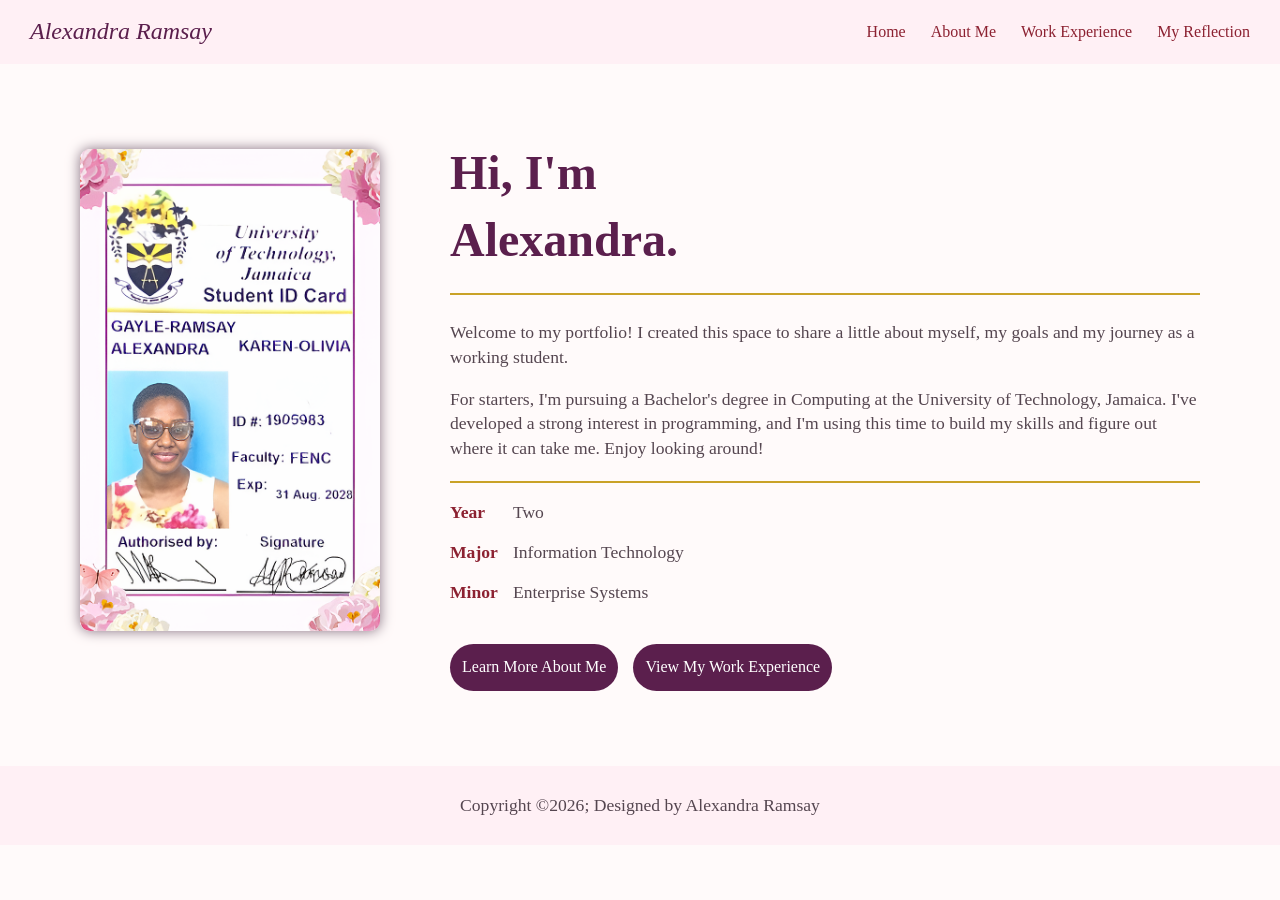
<file: Codes/index.html>
<!DOCTYPE html>
<html lang="en">
<head>
    <meta charset="UTF-8">
    <meta name="viewport" content="width=device-width, initial-scale=1.0">
    <title>Alexandra's World</title>
    <link rel="stylesheet" href="../style.css">
</head>
<body>
    <nav class="navbar">
     <div class="logo">Alexandra Ramsay</div>
     <ul class="navtabs">
        <li><a href ="index.html">Home</a></li>
        <li><a href ="about.html">About Me</a></li>
        <li><a href ="experience.html">Work Experience</a></li>
        <li><a href ="reflection.html">My Reflection</a></li>
     </ul>
    </nav>

<main class="container">
    <div class="profile">
        <a href="mailto:canulu@utech.edu.jm?subject=CIT2011%20Web%20Portfolio%20for%20Alexandra%20Gayle-Ramsay%20-1905983">
            <img class="id" src="../Assets/stud_id.png" alt="Student ID">
        </a>

      <div class="intro">
         <h1>Hi, I'm<br>Alexandra.</h1>
         <p> Welcome to my portfolio! I created this space to share a little about myself, my goals and my journey as a working student.</p>
         <p id="p2">For starters, I'm pursuing a Bachelor's degree in Computing at the University of Technology, Jamaica. I've developed a strong interest in programming, and I'm using this time to build my skills and figure out where it can take me. Enjoy looking around!</p>
           <div class="course_info">   
              <div class="name">Year</div>
              <div class="value">Two</div>
              <div class="name">Major</div>
              <div class="value">Information Technology</div>
              <div class="name">Minor</div>
              <div class="value">Enterprise Systems</div>
           </div>

           <div class="button-box">  
                <a href="../Codes/about.html" class="button">Learn More About Me</a>

                <a href="../Codes/experience.html" class="button">View My Work Experience</a>
            </div>
      </div>
      
    </div>


</main>

<footer>
    <div class="footer_bottom">
        <p>Copyright &copy;2026; Designed by <span class="designer">Alexandra Ramsay</span></p>
    </div>
</footer>

</body>
</html>
</file>
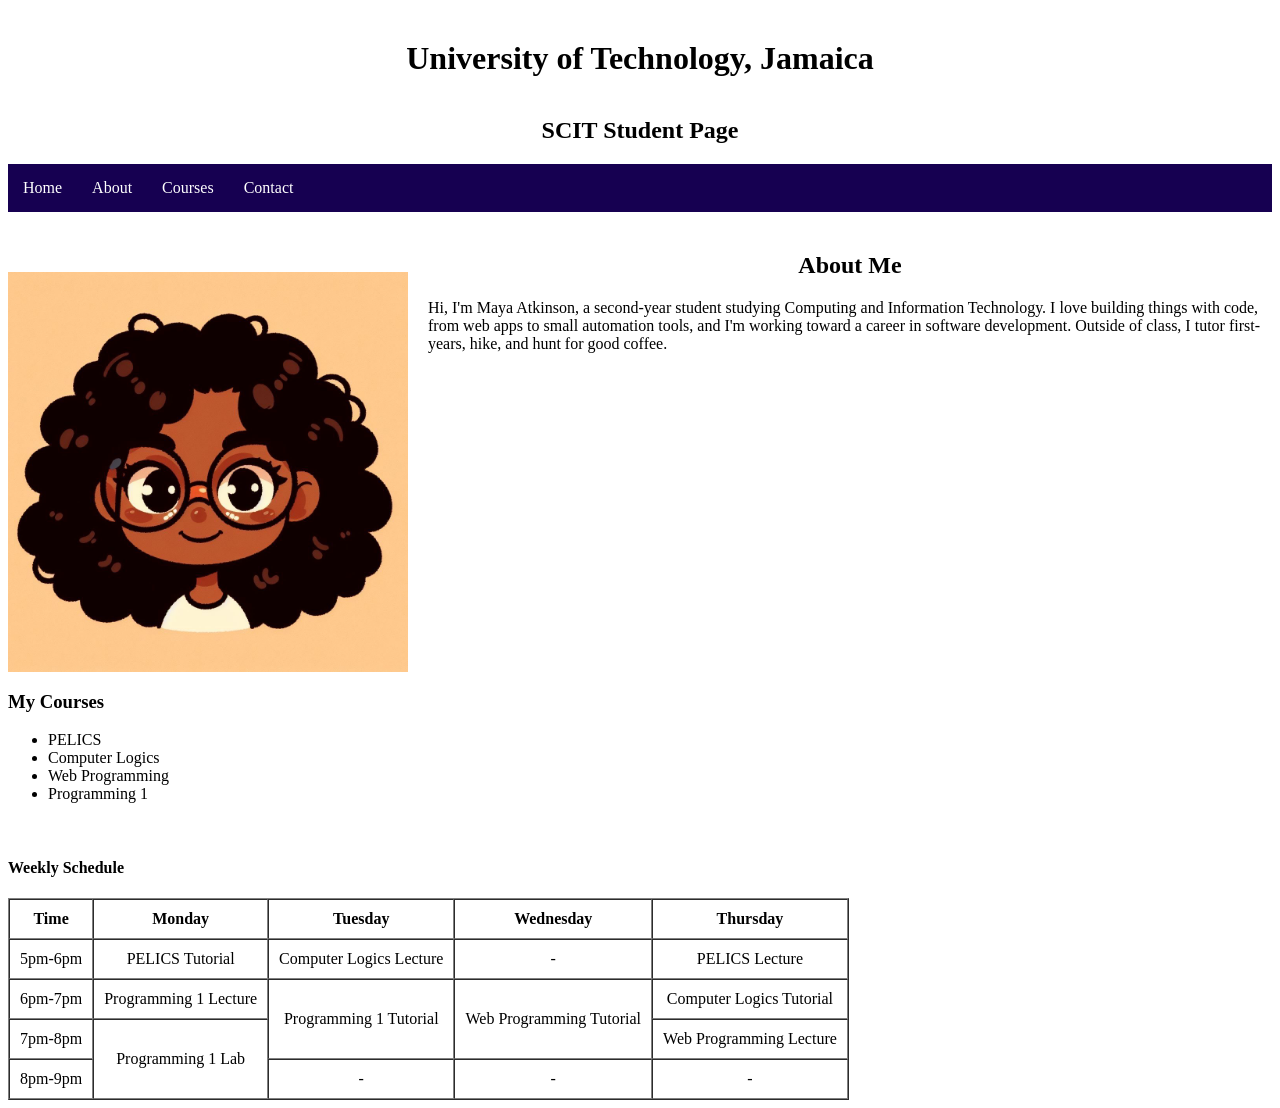
<file: Assets/Practice_Web_Page.html>
<!DOCTYPE html>
<html lang="en">

<head>
    <meta charset="UTF-8">
    <meta name="viewport" content="width=device-width, initial-scale=1.0">
    <title>SCIT Student Page</title>

  <style>
    h1,
    h2 {
        text-align: center;
        margin-top: 40px;
    }

    .navbar ul {
        list-style-type: none;
        background-color: #160051;
        ;
        padding: 0px;
        margin: 0px;
        overflow: hidden;
    }

    .navbar a {
        color: white;
        text-decoration: none;
        padding: 15px;
        display: block;
        text-align: center;
    }

    .navbar a:hover {
        background-color: #5d6c89;

    }

    .navbar li {
        float: left;
    }
    img {
      width: 100%;
      max-width: 400px;
      height: auto;
      margin-top: 20px; 
      margin-right: 20px;
      float:left;
    }
    
    .table {text-align: center;
    }
  </style>
</head>
<body>
    <h1>University of Technology, Jamaica</h1>
    <h2>SCIT Student Page</h2>

    <nav class="navbar">
        <ul>
            <li><a href="">Home</a></li>
            <li><a href="">About</a></li>
            <li><a href="">Courses</a></li>
            <li><a href="">Contact</a></li>
        </ul>
    </nav>
      <div class="wrapper">
        <img src="img_student.jpg" alt="University Student" width="350" height="600">
        <div class="profile-text">
          <h2>About Me</h2>
          <p>Hi, I'm Maya Atkinson, a second-year student studying Computing and Information Technology. I love building things with code, from web apps to small automation tools, and I'm working toward a career in software development. Outside of class, I tutor first-years, hike, and hunt for good coffee.</p>
        </div>

        <div style="clear: both;"></div>

        <h3>My Courses</h3>

        <ul>
            <li>PELICS</li>
            <li>Computer Logics</li>
            <li>Web Programming</li>
            <li>Programming 1</li>
        </ul>
        <br>
        
        <h4> Weekly Schedule</h4>
        <table class="table" border="1" cellspacing= "0" cellpadding= "10">
            <tr>
                <th>Time</th>
                <th>Monday</th>
                <th>Tuesday</th>
                <th>Wednesday</th>
                <th>Thursday</th>
            </tr>
            <tr>
                <td>5pm-6pm</td>
                <td>PELICS Tutorial</td>
                <td>Computer Logics Lecture</td>
                <td>-</td>
                <td>PELICS Lecture</td>
            </tr>
            <tr>
                <td>6pm-7pm</td>
                <td>Programming 1 Lecture</td>
                <td rowspan="2">Programming 1 Tutorial</td>
                <td rowspan="2">Web Programming Tutorial</td>
                <td>Computer Logics Tutorial</td>
            </tr>
            
            <tr>
                <td>7pm-8pm</td>
                <td rowspan="2">Programming 1 Lab</td>
                <td>Web Programming Lecture</td>
            </tr>
            
            <tr>
                <td>8pm-9pm</td>
                <td>-</td>
                <td>-</td>
                <td>-</td>
            </tr>
        </table>
</body>

</html>
</file>
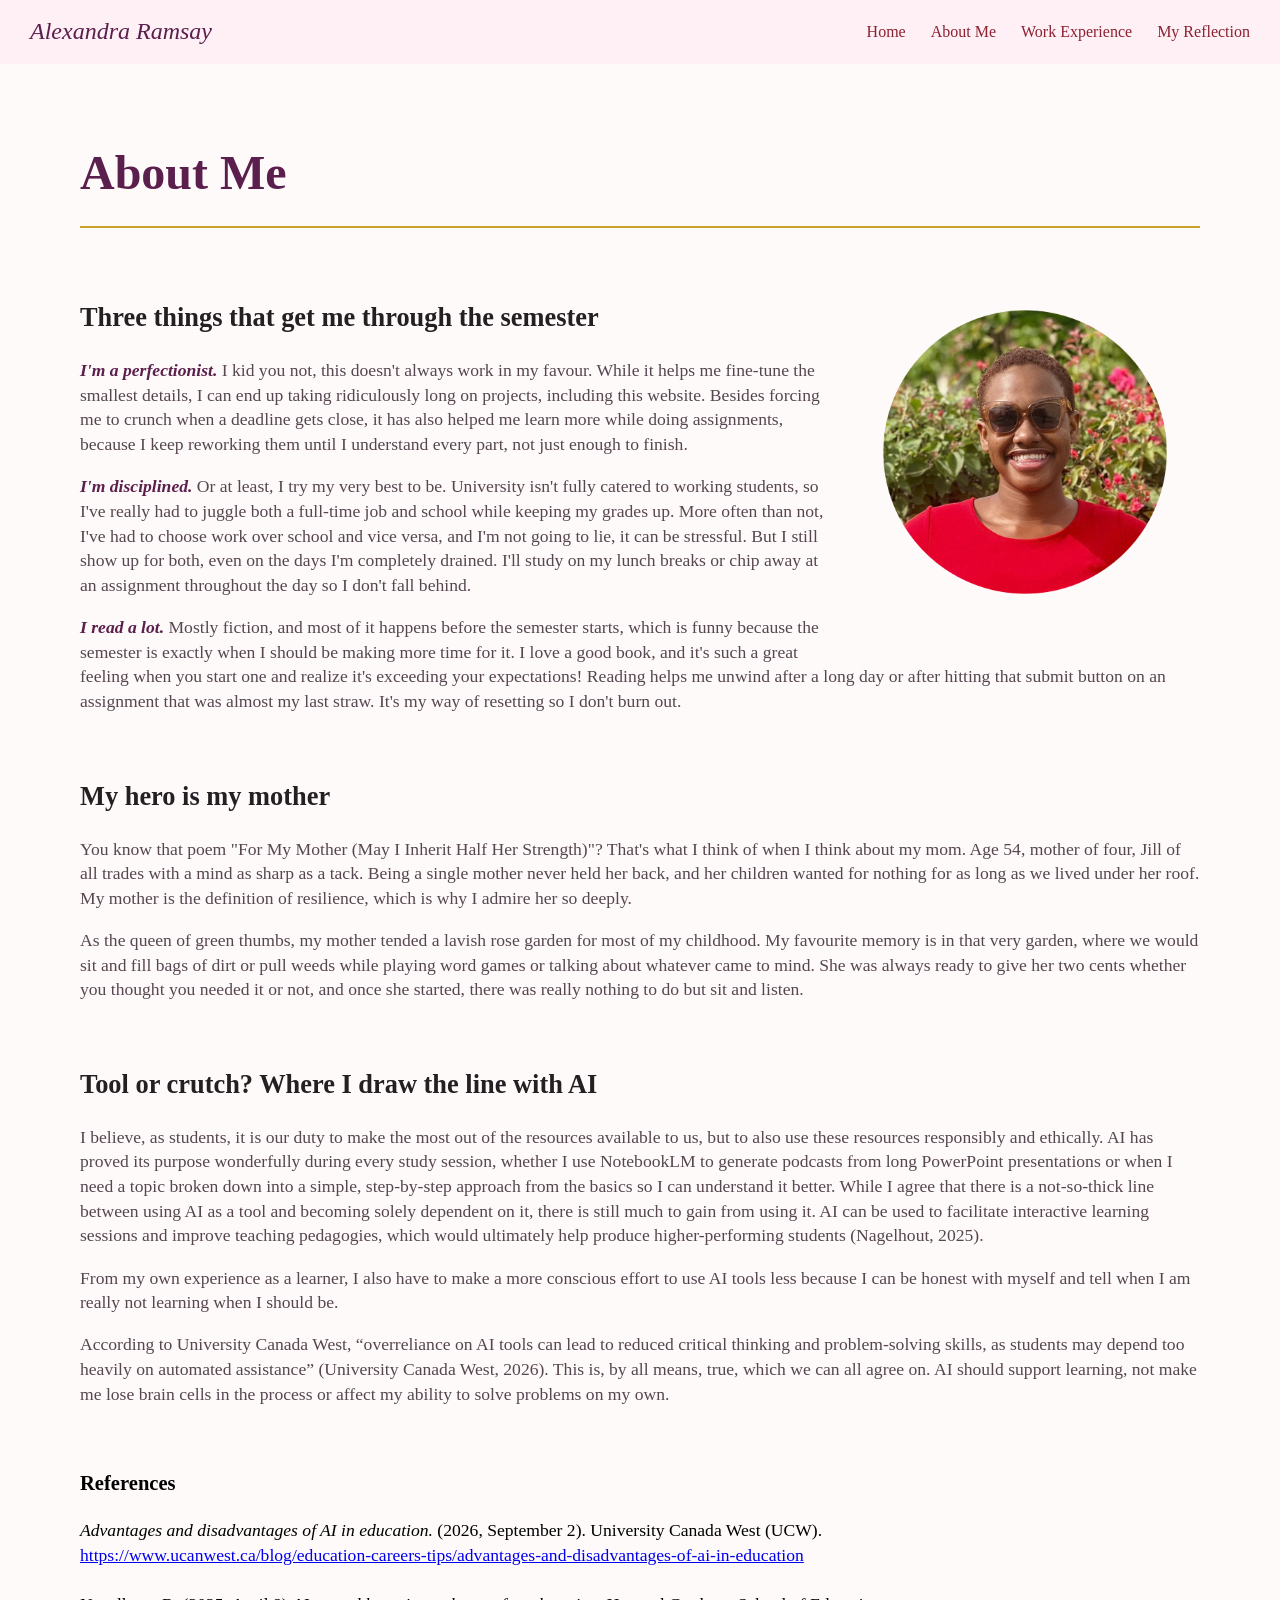
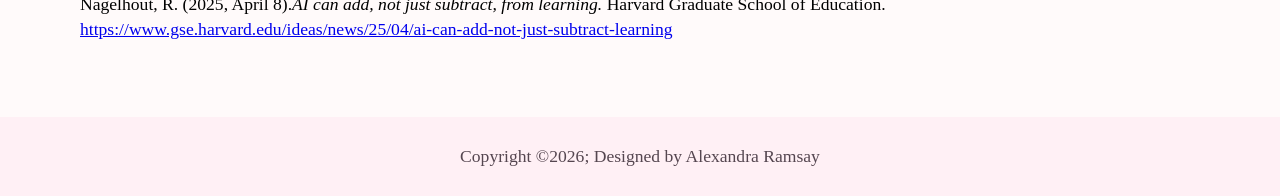
<file: Codes/about.html>
<!DOCTYPE html>
<html lang="en">
<head>
    <meta charset="UTF-8">
    <meta name="viewport" content="width=device-width, initial-scale=1.0">
    <title>About Me</title>
    <link rel="stylesheet" href="../style.css">
</head>
<body>
    <nav class="navbar">
     <div class="logo">Alexandra Ramsay</div>
     <ul class="navtabs">
        <li><a href ="index.html">Home</a></li>
        <li><a href ="about.html">About Me</a></li>
        <li><a href ="experience.html">Work Experience</a></li>
        <li><a href ="reflection.html">My Reflection</a></li>
     </ul>
    </nav>
    
<main class="container">
    
    <h1 class="about-title">About Me</h1>
    <br>
    <img class="about-pic" src="../Assets/profile_pic.png" alt="Student Profile">

<section>
    <h2>Three things that get me through the semester</h2>

    <p>
      <span class="trait">I'm a perfectionist.</span>
      I kid you not, this doesn't always work in my favour. While it helps me fine-tune the smallest details, 
      I can end up taking ridiculously long on projects, including this website. 
      Besides forcing me to crunch when a deadline gets close, it has also helped me learn more while doing assignments, 
      because I keep reworking them until I understand every part, not just enough to finish.
    </p>

    <p>
      <span class="trait">I'm disciplined.</span>
      Or at least, I try my very best to be. University isn't fully catered to working students, so I've really had to 
      juggle both a full-time job and school while keeping my grades up. More often than not, I've had to choose work over school 
      and vice versa, and I'm not going to lie, it can be stressful. But I still show up for both, even on the days I'm completely 
      drained. I'll study on my lunch breaks or chip away at an assignment throughout the day so I don't fall behind.
   </p>

   <p>
      <span class="trait">I read a lot.</span>
       Mostly fiction, and most of it happens before the semester starts, which is funny because the semester is exactly when I should 
       be making more time for it. I love a good book, and it's such a great feeling when you start one and realize it's exceeding your 
       expectations! Reading helps me unwind after a long day or after hitting that submit button on an assignment that was almost my last straw.
       It's my way of resetting so I don't burn out.
   </p>
</section>
<br>
<section>
    <h2>My hero is my mother</h2>
    <p>You know that poem "For My Mother (May I Inherit Half Her Strength)"? That's what I think of
       when I think about my mom. Age 54, mother of four, Jill of all trades with a mind as sharp as a tack. Being a single mother never held her back, and 
       her children wanted for nothing for as long as we lived under her roof. My mother is the definition of resilience, which is why I admire her so deeply.
   </p>

    <p>As the queen of green thumbs, my mother tended a lavish rose garden for most of my childhood. My favourite memory is in that very garden, where we
        would sit and fill bags of dirt or pull weeds while playing word games or talking about whatever came to mind. She was always ready to give her two cents
        whether you thought you needed it or not, and once she started, there was really nothing to do but sit and listen.
    </p>
</section>
<br>
<section>
    <h2>Tool or crutch? Where I draw the line with AI</h2>

      <p>
        I believe, as students, it is our duty to make the most out of the resources available to us, but to also use these resources responsibly and ethically. AI has 
        proved its purpose wonderfully during every study session, whether I use NotebookLM to generate podcasts from long PowerPoint presentations or when I need a topic 
        broken down into a simple, step-by-step approach from the basics so I can understand it better. While I agree that there is a not-so-thick line between using AI as 
        a tool and becoming solely dependent on it, there is still much to gain from using it. AI can be used to facilitate interactive learning sessions and improve teaching 
        pedagogies, which would ultimately help produce higher-performing students (Nagelhout, 2025).
      </p>

      <p>
        From my own experience as a learner, I also have to make a more conscious effort to use AI tools less because I can be honest with myself and tell when I am really not 
        learning when I should be.
      </p>

      <p>
        According to University Canada West, “overreliance on AI tools can lead to reduced critical thinking and problem-solving skills, as students may depend too heavily on 
        automated assistance” (University Canada West, 2026). This is, by all means, true, which we can all agree on. AI should support learning, not make me lose brain cells in 
        the process or affect my ability to solve problems on my own.
      </p>
      <br>
</section>

      <div class="refs">
            <p>
                <h3>References</h3>
                <em>Advantages and disadvantages of AI in education.</em> (2026, September 2). University Canada West (UCW).<br>
                <a href="https://www.ucanwest.ca/blog/education-careers-tips/advantages-and-disadvantages-of-ai-in-education">https://www.ucanwest.ca/blog/education-careers-tips/advantages-and-disadvantages-of-ai-in-education
                </a>

                <br>
                <br>

                Nagelhout, R. (2025, April 8).<em>AI can add, not just subtract, from learning.</em> Harvard Graduate School of Education. 
                <a href="https://www.gse.harvard.edu/ideas/news/25/04/ai-can-add-not-just-subtract-learning">https://www.gse.harvard.edu/ideas/news/25/04/ai-can-add-not-just-subtract-learning</a>
        
      
        </div>


</main>

<footer>
    <div class="footer_bottom">
        <p>Copyright &copy;2026; Designed by <span class="designer">Alexandra Ramsay</span></p>
    </div>
</footer>

</body>
</html>
</file>
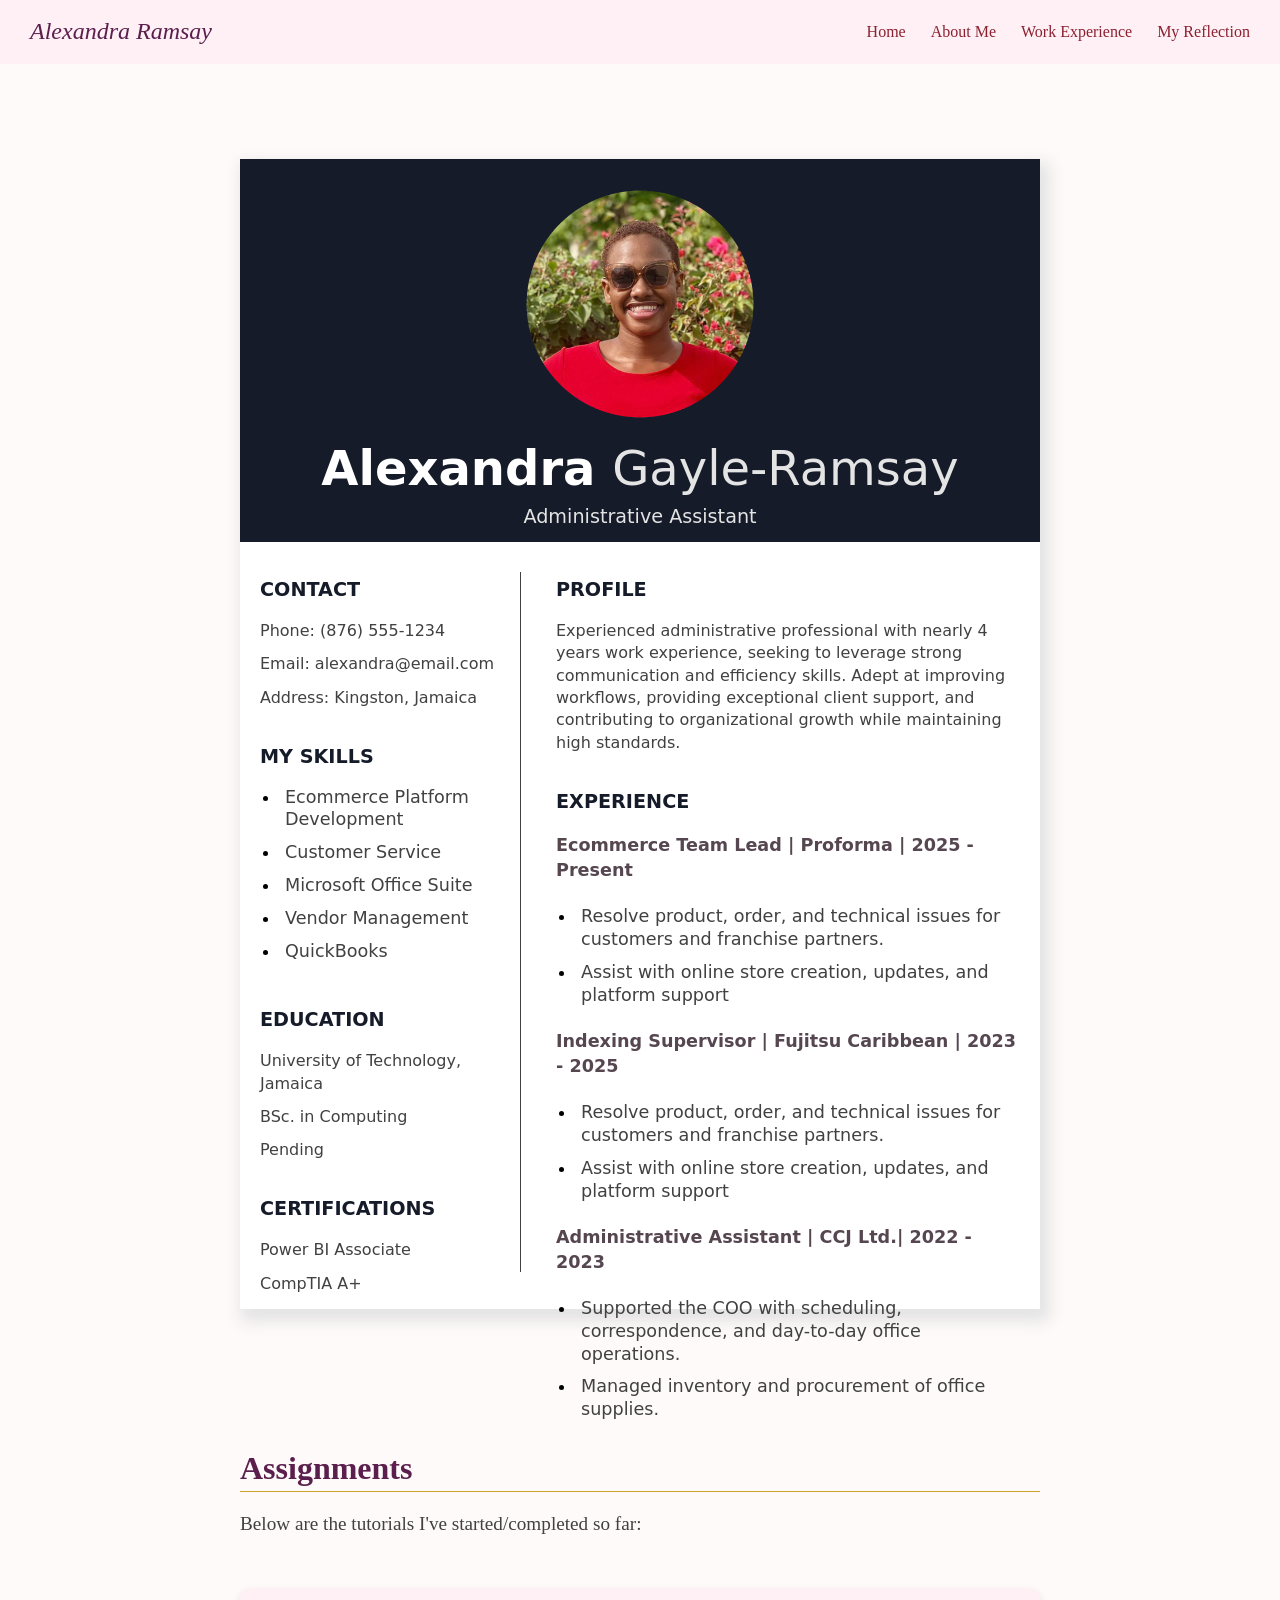
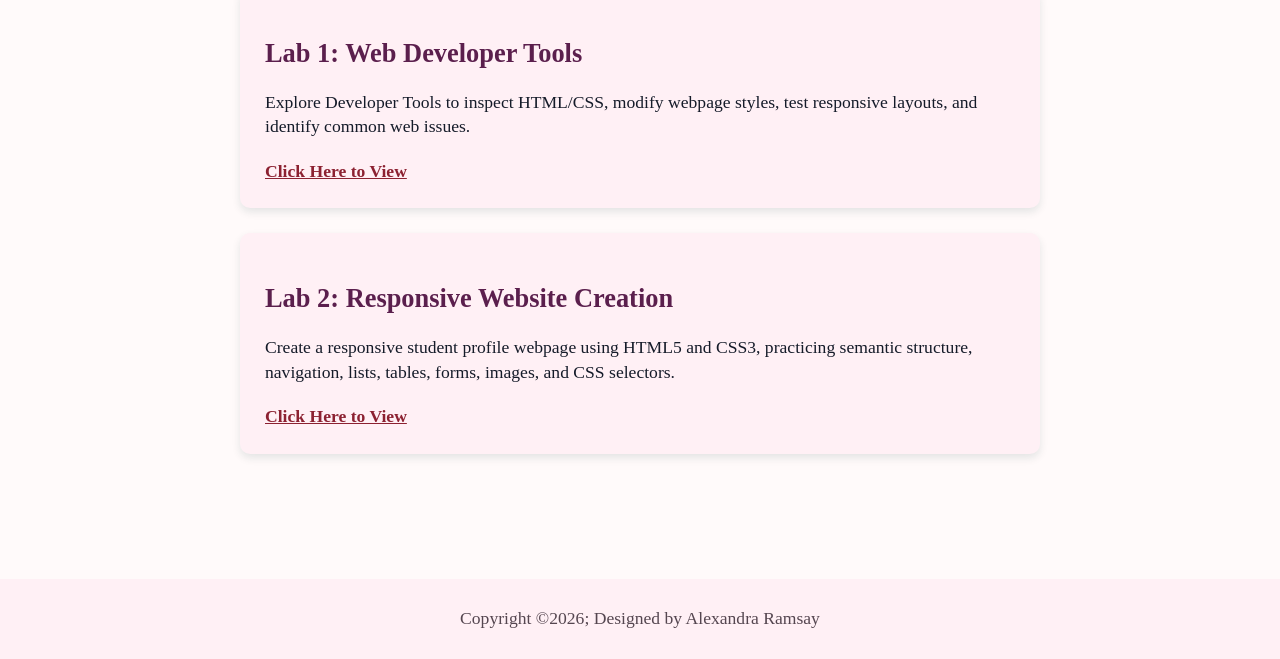
<file: Codes/experience.html>
<!DOCTYPE html>
<html lang="en">
<head>
    <meta charset="UTF-8">
    <meta name="viewport" content="width=device-width, initial-scale=1.0">
    <title>My Work Experience</title>
    <link rel="stylesheet" href="../style.css">
</head>
<body>
    <nav class="navbar">
        <div class="logo">Alexandra Ramsay</div>
        <ul class="navtabs">
            <li><a href="index.html">Home</a></li>
            <li><a href="about.html">About Me</a></li>
            <li><a href="experience.html">Work Experience</a></li>
            <li><a href="reflection.html">My Reflection</a></li>
        </ul>
    </nav>

<main class="container">
    
    <div class="resume_container">
        <div class="header">
            <img src="../Assets/profile_pic.png" class="resume_pic" alt="Profile Picture">
            <p class="p1">Alexandra <span>Gayle-Ramsay</span></p>
            <p class="p2">Administrative Assistant</p>
        </div>

        <div class="column1">
        <div class="content_box">
            <p class="head">Contact</p>
            <p class="p3">Phone: (876) 555-1234</p>
            <p class="p3">Email: alexandra@email.com</p>
            <p class="p3">Address: Kingston, Jamaica</p>
            
            <br>

            <p class="head">My Skills</p>
                <ul class="skills">
                    <li><span>Ecommerce Platform Development</span></li>
                    <li><span>Customer Service</span></li>
                    <li><span>Microsoft Office Suite</span></li>
                    <li><span>Vendor Management</span></li>
                    <li><span>QuickBooks</span></li>
                </ul>
            
            <br>

             <p class="head">Education</p>
            <p class="p3">University of Technology, Jamaica</p>
            <p class="p3">BSc. in Computing</p>
            <p class="p3">Pending</p>
            
            <br>

            <p class="head">Certifications</p>
            <p class="p3">Power BI Associate</p>
            <p class="p3">CompTIA A+</p>

        </div>
        </div>

        <div class="line"></div>

        <div class="column2">
        <div class="content_box">
            <p class="head">Profile</p>
            <p class="p3">
                Experienced administrative professional with nearly 4 years work experience, seeking to leverage 
                strong communication and efficiency skills. Adept at improving workflows, providing exceptional client support, 
                and contributing to organizational growth while maintaining high standards.
            </p>
            
            <br>

            <p class="head">Experience</p>
                    
            <p class="title">Ecommerce Team Lead | Proforma | 2025 - Present</p>

                <ul class="exp">
                    <li><span>Resolve product, order, and technical issues for customers and franchise partners.</span></li>
                    <li><span>Assist with online store creation, updates, and platform support</span></li>
                </ul>

            <p class="title">Indexing Supervisor | Fujitsu Caribbean | 2023 - 2025</p>
                
                <ul class="exp">
                    <li><span>Resolve product, order, and technical issues for customers and franchise partners.</span></li>
                    <li><span>Assist with online store creation, updates, and platform support</span></li>
                </ul>
                    
            <p class="title">Administrative Assistant | CCJ Ltd.| 2022 - 2023</p>
                <ul class="exp">
                    <li><span>Supported the COO with scheduling, correspondence, and day-to-day office operations.</span></li>
                    <li><span>Managed inventory and procurement of office supplies.</span></li>
                </ul>

               
                </div>
            </div>
        </div>

    <div class="projects_section">
    <h2>Assignments</h2>
    <p>Below are the tutorials I've started/completed so far:</p>
    </div>

    <div class="card_container">
        <div class= "card">
            <div class="card_content">
                <h2>Lab 1: Web Developer Tools</h2>
                <p>Explore Developer Tools to inspect HTML/CSS, modify webpage styles, 
                   test responsive layouts, and identify common web issues.
                </p>
                <a href="" class="read_more">Click Here to View</a>
            </div>
        </div>
        <div class= "card">
            <div class="card_content">
                <h2>Lab 2: Responsive Website Creation</h2>
                <p>Create a responsive student profile
                    webpage using HTML5 and CSS3, practicing semantic structure, navigation, lists, tables, forms, images, and CSS selectors.
                 </p>
                 <a href="../Assets/Practice_Web_Page.html" class="read_more">Click Here to View</a>
            </div>

        </div>
    </div>
</main>  

<footer>
    <div class="footer_bottom">
        <p>Copyright &copy;2026; Designed by <span class="designer">Alexandra Ramsay</span></p>
    </div>
</footer>

</body>
</html>
</file>
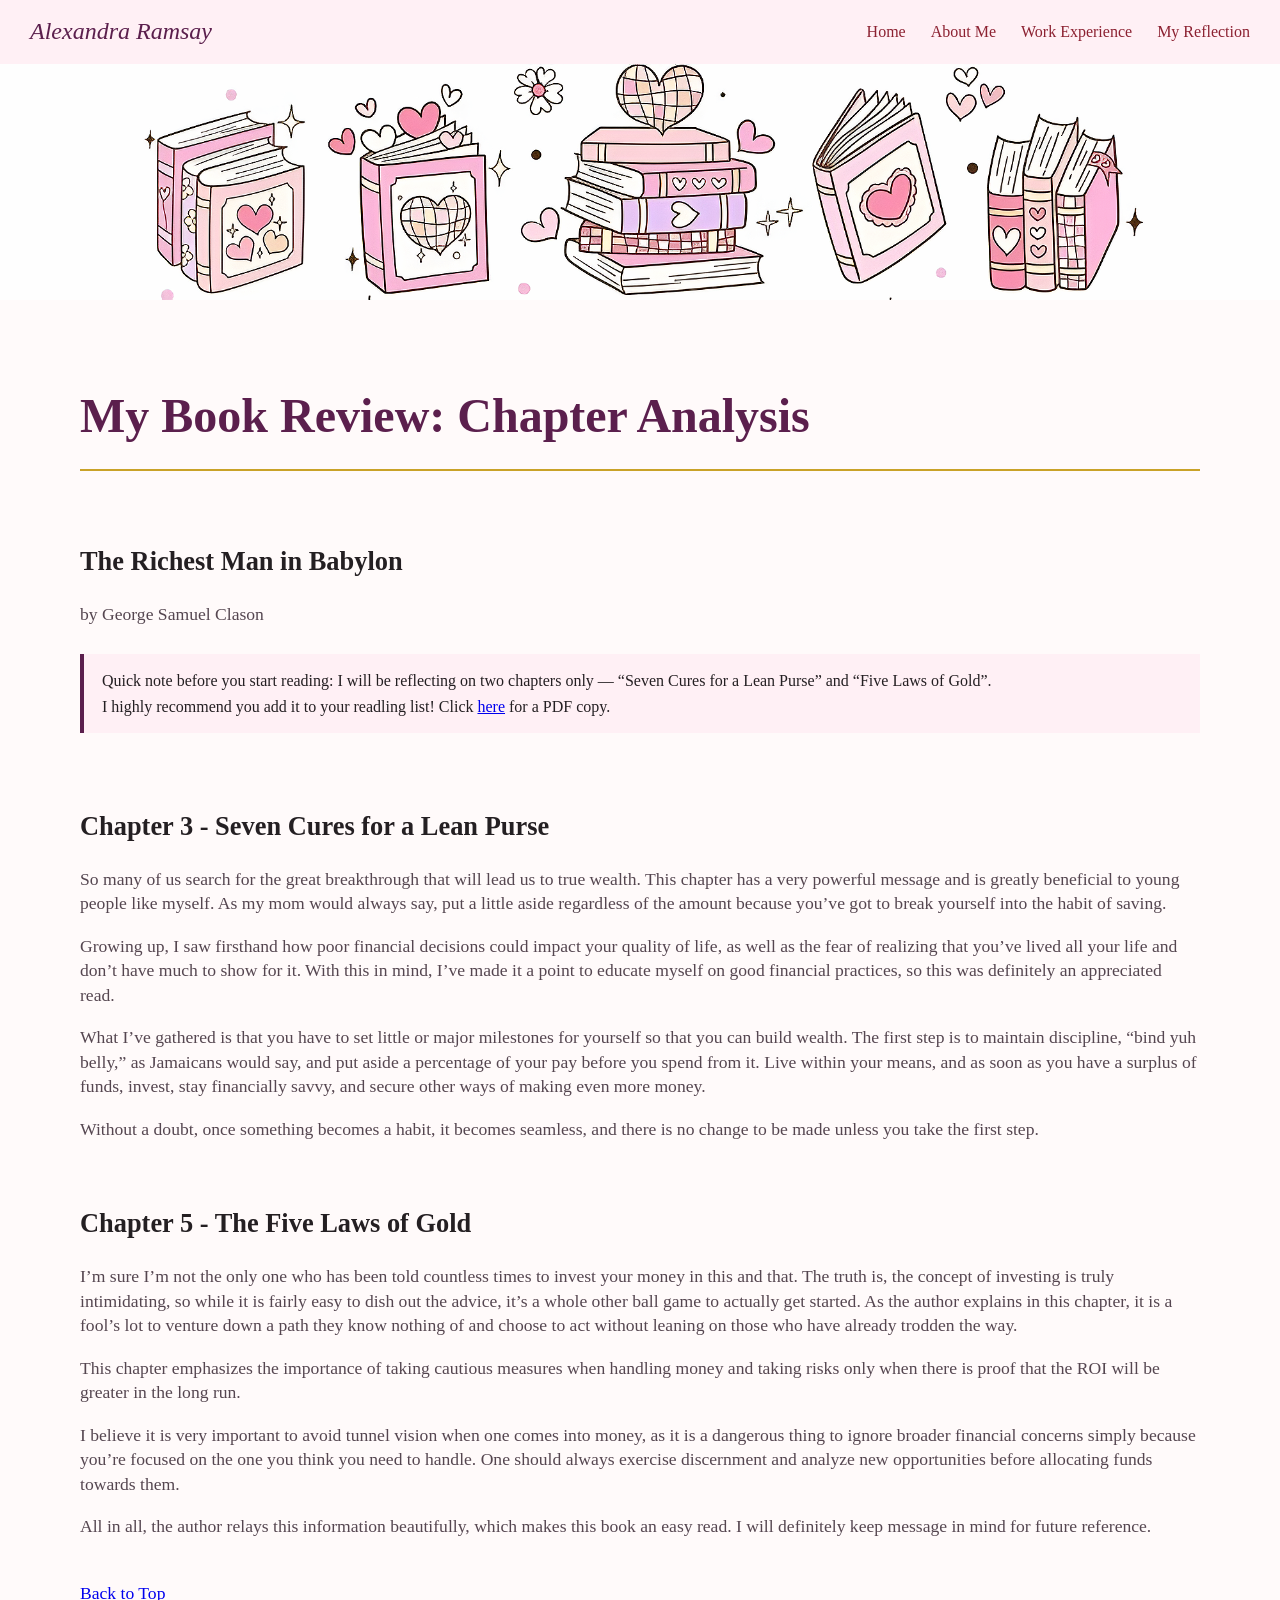
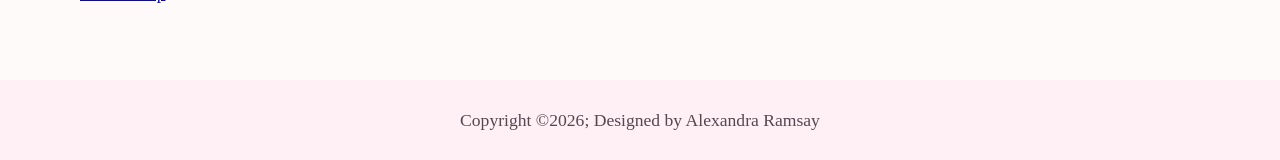
<file: Codes/reflection.html>
<!DOCTYPE html>
<html lang="en">
<head>
    <meta charset="UTF-8">
    <meta name="viewport" content="width=device-width, initial-scale=1.0">
    <title>My Reflection</title>
    <link rel="stylesheet" href="../style.css">
</head>
<body>
    <nav class="navbar">
     <div class="logo">Alexandra Ramsay</div>
     <ul class="navtabs">
        <li><a href ="index.html">Home</a></li>
        <li><a href ="about.html">About Me</a></li>
        <li><a href ="experience.html">Work Experience</a></li>
        <li><a href ="reflection.html">My Reflection</a></li>
     </ul>
    </nav>

    <div class="banner_area">
        <img class="banner_image" src="../Assets/banner_img.png" alt="Banner Image">
    </div>

<main class="container">

    <section class="book-review">
    <h1 id="page-top">My Book Review: Chapter Analysis</h1>
    <br>
        <div class="book-intro">
            <h2>The Richest Man in Babylon</h2>
            <p>by George Samuel Clason</p>
            
        <div>
            <p class="note">Quick note before you start reading: I will be reflecting on two chapters only —
            “Seven Cures for a Lean Purse” and “Five Laws of Gold”.<br>
            I highly recommend you add it to your readling list! Click <a 
            href =" https://icrrd.com/public/media/16-05-2021-070111The-Richest-Man-in-Babylon.pdf">here</a> for a PDF copy.
            </p>    
        </div>

        </div>
        <br>
        <div>
            <h2>Chapter 3 - Seven Cures for a Lean Purse</h2>
            <p>So many of us search for the great breakthrough that will lead us to true wealth. This chapter has a very powerful message and 
            is greatly beneficial to young people like myself. As my mom would always say, put a little aside regardless of the amount because you’ve 
            got to break yourself into the habit of saving.</p>

            <p>Growing up, I saw firsthand how poor financial decisions could impact your quality of life, as well as the fear of realizing that you’ve lived 
            all your life and don’t have much to show for it. With this in mind, I’ve made it a point to educate myself on good financial practices, so this was 
            definitely an appreciated read.</p>

            <p>What I’ve gathered is that you have to set little or major milestones for yourself so that you can build wealth. The first step is to maintain discipline, 
            “bind yuh belly,” as Jamaicans would say, and put aside a percentage of your pay before you spend from it. Live within your means, and as soon as you have a surplus 
            of funds, invest, stay financially savvy, and secure other ways of making even more money.</p>

            <p>Without a doubt, once something becomes a habit, it becomes seamless, and there is no change to be made unless you take the first step. </p>
        </div>
        <br>
        <div>
            <h2>Chapter 5 - The Five Laws of Gold</h2>
            <p>I’m sure I’m not the only one who has been told countless times to invest your money in this and that. The truth is, the concept of investing is truly intimidating, 
            so while it is fairly easy to dish out the advice, it’s a whole other ball game to actually get started. As the author explains in this chapter, it is a fool’s lot to 
            venture down a path they know nothing of and choose to act without leaning on those who have already trodden the way.</p>

            <p>This chapter emphasizes the importance of taking cautious measures when handling money and taking risks only when there is proof that the ROI will be greater in the long run.</p>

            <p>I believe it is very important to avoid tunnel vision when one comes into money, as it is a dangerous thing to ignore broader financial concerns simply because you’re focused on the 
                one you think you need to handle. One should always exercise discernment and analyze new opportunities before allocating funds towards them.</p>

            <p>All in all, the author relays this information beautifully, which makes this book an easy read. I will definitely keep message in mind for future reference.</p>
        </div>
</section>
<br>
<a href="#page-top">Back to Top</a>
    
</main>

<footer>
    <div class="footer_bottom">
        <p>Copyright &copy;2026; Designed by <span class="designer">Alexandra Ramsay</span></p>
    </div>
</footer>

</body>
</html>
</file>
<file: style.css>
*, *::before, *::after { box-sizing: border-box;}

:root {
      --main-font: Georgia, serif;
      --resume-font: system-ui, -apple-system, BlinkMacSystemFont, 'Segoe UI', Roboto, Oxygen, Ubuntu, Cantarell, 'Open Sans', 'Helvetica Neue', sans-serif;

      --fw-bold: 700;
      --fw-light: 300;
      --size-body: 1.1rem;
      --size-logo: 1.5rem;
      --size-nav: 1rem;
      --size-h1: 3rem;
      --size-h2: 2rem;
      --size-h4: 1.2rem;
      --lh-body: 1.4;
      --lh-main:1.6;

      --snow:#fffafa;
      --lavender-blush:#fff0f5;
      --dark-plum: #5B1F4D;
      --maroon:#8C2131;
      --greyish-plum: #554650;
      --shadow-clr: #85707f;
      --hover-clr: #9d959b;
      --gold: #c9a227;
      --white: #fff;
      --charcoal: #241F22;
      --grey: #e4e4e4;
      --darkgrey: #424141;
      --navy:#151b29;
}

body {
    margin: 0;
    font-family: var(--main-font);
    font-size: var(--size-body);
    background-color: var(--snow);
    min-width: 320px;
    line-height: var(--lh-body);
}

.container {
    max-width: 1200px;
    margin: 60px auto;
    padding: 15px 40px;
    box-sizing: border-box;
}

/* Navigation Bar */
.navbar {
    display: flex;
    flex-wrap: wrap;
    justify-content: space-between;
    align-items: center;
    gap: 10px 20px;
    padding: 15px 30px;
    background-color: var(--lavender-blush);
    color: var(--dark-plum);
}

.navtabs {
    list-style-type: none;
    display: flex;
    flex-wrap: wrap;
    gap: 25px;
    margin: 0;
    padding: 0;   
    font-size: var(--size-nav);
}

.navtabs a {
    color: var(--maroon);
    text-decoration: none;
} 

.navtabs a:hover {
    text-decoration: underline;
} 

/* Page 1 - Home */
.logo {
    font-style: italic;
    font-size: var(--size-logo);
}

.profile {
    display: flex;  
    align-items: flex-start;
    gap: 70px;
    flex-wrap: wrap;
}

.id {
     width: 300px;
     max-width: 100%;  
     flex-shrink:0;
     border-radius: 10px;
     box-shadow: 0 0 13px var(--shadow-clr);
     margin-top: 10px;
}

.intro {
    flex: 1;
    min-width: 300px;
}

.intro h1 {
    color: var(--dark-plum);
    font-size: var(--size-h1);
    margin: 0 0 25px;
}

p {
    color: var(--greyish-plum);
}

#p2 {
    border-bottom: 2px solid var(--gold);
    padding-bottom: 20px;
}

.course_info {
    display: grid;
    grid-template-columns: max-content 1fr;
    gap: 15px;  
}

.name {
    color: var(--maroon);
    font-weight: var(--fw-bold);
}

.value {
    font-weight: var(--fw-light);
    color:var(--greyish-plum);
}

.button-box {
    display: flex;
    gap: 15px;
    margin-top: 40px;
    flex-wrap: wrap;
}

.button {
    color: var(--white);
    background-color: var(--dark-plum);
    font-size: var(--size-nav);
    text-decoration: none;
    border-radius: 25px;
    padding: 12px;
    transition: background-color 0.2s ease;
}

.button:hover {
    color: var(--hover-clr);
}

/* Page 2 - About Me */
.about-pic {
  float: right;
  width: 350px;
  height: 350px;
  object-fit:cover;
  margin: 0 0 15px 25px;
  border-radius: 50%;
}

.container h1 {
    color:var(--dark-plum);
    font-size: var(--size-h1);
    margin: 0 0 25px;
    border-bottom: 2px solid var(--gold);
    padding-bottom: 20px;
}

.trait {
    color: var(--dark-plum);
    font-style: italic;
    font-weight: var(--fw-bold);
}

.container h2 {
    font-family: var(--main-font);
    color: var(--charcoal);
}

/* Page 3 - Professional Page */

.resume_container {
    min-height: 1150px;
    width: 800px;
    background-color: var(--white);
    box-shadow: 5px 8px 15px 5px var(--grey);
    margin: 20px auto;
    font-family: var(--resume-font);
}

.header {
    background-color: var(--navy);
    text-align: center;
    padding: 20px;
}

.resume_pic {
    width: 280px;
    height: 250px;
    border-radius: 50%;
    object-fit: cover;
}

.p1 { 
    color: var(--white);
    font-size: var(--size-h1);
    font-weight: var(--fw-bold);
    margin: 0 auto;
}

.p1 span {
    font-weight: 100;
    color: var(--grey);
}

.p2 {
    font-size: var(--size-h4);
    color: var(--grey); 
    margin: 0px;
    margin-top: 10px;
    line-height: 0.5;
}

.p3 {
    font-size: var(--size-nav);
    color: var(--darkgrey);
    margin-bottom: -5px;
}

.column1 {
    width: 35%;
    float: left;
}

.column2 {
    width: 63%;
    float: left;
}

.line {
    border-left: 1px solid var(--darkgrey);
    min-height: 700px;
    width: 2%;
    margin-top: 30px;
    float: left;
}

.content_box {
    padding: 20px;
}

.head{
    font-size: var(--size-h4);
    text-transform: uppercase;
    font-weight: var(--fw-bold);
    margin: 15px 0 10px 0;
    color: var(--navy);
}

.skills, .exp {
    margin: 0 0 0 -20px;
}

.skills li, .exp li{
    padding: 5px;
    line-height: 1.3;
}

.skills li span, .exp li span{
    color: var(--darkgrey);
}

.title {
    font-weight: var(--fw-bold);
    line-height: var(--lh-body);
}   

/* Lab Cards */

.projects_section {
    max-width: 800px;
    margin: auto;
    padding-top: 50px;
}

.projects_section h2 {
    color: var(--dark-plum);
    font-size: var(--size-h2);
    margin-bottom: 15px;
    border-bottom: 1.5px solid var(--gold);
}

.projects_section p {
    color: var(--darkgrey);
    font-size: var(--size-h4);
}

.card_container {
    display: flex;
    flex-direction: column; 
    max-width: 800px;
    margin: 50px auto;
    gap: 25px;
}

.card {
    width: 100%;
    background-color: var(--lavender-blush);
    border-radius: 10px;
    box-shadow: 0 4px 8px var(--grey);
    padding: 25px;
}

.card_content h2 {
    font-family: var(--main-font);
    margin-bottom: 10px;
    color: var(--dark-plum);
    text-align: left;
}

.card_content p {
    margin-bottom: 20px;
    color: var(--navy);
    text-align: left;
}

.card_content .read_more {
    text-decoration: underline;
    color: var(--maroon);
    font-weight: var(--fw-bold);
}

/* Page 4 - My Reflection */

.banner_area {
    width: 100%;
    height: auto;
    position: relative;
}
.banner_image {
    width: 100%;
    height: auto;
    object-fit: cover;
}

.note {
    color: var(--charcoal);
    font-size: var(--size-nav);
    line-height: var(--lh-main);
    background: var(--lavender-blush);
    border-left: 4px solid var(--dark-plum);
    padding: 14px 18px;
    margin: 28px 0;
}

.footer {
    color: var(--dark-plum);
    width: 100%;
    position: absolute;
}

.footer_bottom {
    text-align: center;
    font: var(--size-h4);
    background-color: var(--lavender-blush);
    padding: 10px;
}
@media only screen and (max-width: 768px) {
:root {
--size-logo: 1.2rem;
--size-nav: 0.875rem;
--size-h1: 2rem;
--size-h2: 1.5rem;
}

.navbar {
padding: 10px 15px;
}

.navtabs {
gap: 6px 16px;
}

.container{
  margin: 30px auto;
  padding: 0 20px;
}

.profile {
gap: 30px;
}

.about-pic {
float:none;
display:block;
width: 250px;
height: 250px;
margin: 0 auto 25px;
}

.resume_container {
    display: flex;
    flex-direction: column;
    width: 100%;           
    min-height: auto;     
    }

.column1, .column2, .line {
    width: 100%;
    float: none;
}

.line {
    border-left: none;
    border-top: 1px solid var(--darkgrey);
    height: auto;
    min-height: 0;
    margin: 15px 0;
}

.header {
    padding: 15px;
}
 
.resume_pic {
    width: 120px;
    height: 120px;
}
 
.p1, .p2, .p3, .head {
    font-size: var(--size-nav);
}

.content_box {
padding: 15px;
}

.banner_area {
    width: 100%;
    height: auto;
}
.banner_image {
    width: 100%;
    height: auto;
    display: block;
}

}
</file>
